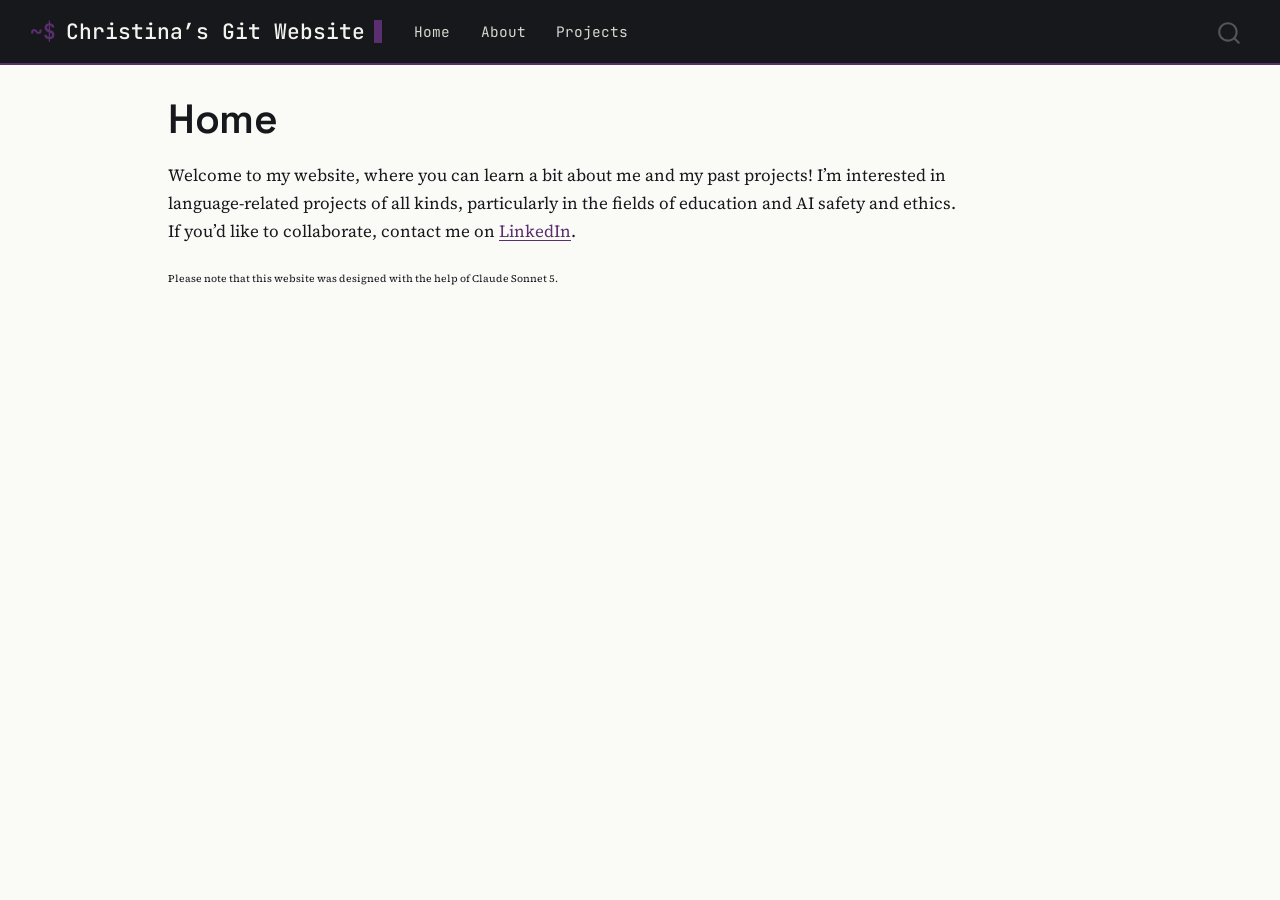
<file: docs/index.html>
<!DOCTYPE html>
<html xmlns="http://www.w3.org/1999/xhtml" lang="en" xml:lang="en"><head>

<meta charset="utf-8">
<meta name="generator" content="quarto-1.7.33">

<meta name="viewport" content="width=device-width, initial-scale=1.0, user-scalable=yes">


<title>Home – Christina’s Git Website</title>
<style>
code{white-space: pre-wrap;}
span.smallcaps{font-variant: small-caps;}
div.columns{display: flex; gap: min(4vw, 1.5em);}
div.column{flex: auto; overflow-x: auto;}
div.hanging-indent{margin-left: 1.5em; text-indent: -1.5em;}
ul.task-list{list-style: none;}
ul.task-list li input[type="checkbox"] {
  width: 0.8em;
  margin: 0 0.8em 0.2em -1em; /* quarto-specific, see https://github.com/quarto-dev/quarto-cli/issues/4556 */ 
  vertical-align: middle;
}
</style>


<script src="site_libs/quarto-nav/quarto-nav.js"></script>
<script src="site_libs/quarto-nav/headroom.min.js"></script>
<script src="site_libs/clipboard/clipboard.min.js"></script>
<script src="site_libs/quarto-search/autocomplete.umd.js"></script>
<script src="site_libs/quarto-search/fuse.min.js"></script>
<script src="site_libs/quarto-search/quarto-search.js"></script>
<meta name="quarto:offset" content="./">
<script src="site_libs/quarto-html/quarto.js" type="module"></script>
<script src="site_libs/quarto-html/tabsets/tabsets.js" type="module"></script>
<script src="site_libs/quarto-html/popper.min.js"></script>
<script src="site_libs/quarto-html/tippy.umd.min.js"></script>
<script src="site_libs/quarto-html/anchor.min.js"></script>
<link href="site_libs/quarto-html/tippy.css" rel="stylesheet">
<link href="site_libs/quarto-html/quarto-syntax-highlighting-ea385d0e468b0dd5ea5bf0780b1290d9.css" rel="stylesheet" id="quarto-text-highlighting-styles">
<script src="site_libs/bootstrap/bootstrap.min.js"></script>
<link href="site_libs/bootstrap/bootstrap-icons.css" rel="stylesheet">
<link href="site_libs/bootstrap/bootstrap-c1fac2584b48ed01fb6e278e36375074.min.css" rel="stylesheet" append-hash="true" id="quarto-bootstrap" data-mode="light">
<script id="quarto-search-options" type="application/json">{
  "location": "navbar",
  "copy-button": false,
  "collapse-after": 3,
  "panel-placement": "end",
  "type": "overlay",
  "limit": 50,
  "keyboard-shortcut": [
    "f",
    "/",
    "s"
  ],
  "show-item-context": false,
  "language": {
    "search-no-results-text": "No results",
    "search-matching-documents-text": "matching documents",
    "search-copy-link-title": "Copy link to search",
    "search-hide-matches-text": "Hide additional matches",
    "search-more-match-text": "more match in this document",
    "search-more-matches-text": "more matches in this document",
    "search-clear-button-title": "Clear",
    "search-text-placeholder": "",
    "search-detached-cancel-button-title": "Cancel",
    "search-submit-button-title": "Submit",
    "search-label": "Search"
  }
}</script>


<link rel="stylesheet" href="styles.css">
</head>

<body class="nav-fixed quarto-light">

<div id="quarto-search-results"></div>
  <header id="quarto-header" class="headroom fixed-top">
    <nav class="navbar navbar-expand-lg " data-bs-theme="dark">
      <div class="navbar-container container-fluid">
      <div class="navbar-brand-container mx-auto">
    <a class="navbar-brand" href="./index.html">
    <span class="navbar-title">Christina’s Git Website</span>
    </a>
  </div>
            <div id="quarto-search" class="" title="Search"></div>
          <button class="navbar-toggler" type="button" data-bs-toggle="collapse" data-bs-target="#navbarCollapse" aria-controls="navbarCollapse" role="menu" aria-expanded="false" aria-label="Toggle navigation" onclick="if (window.quartoToggleHeadroom) { window.quartoToggleHeadroom(); }">
  <span class="navbar-toggler-icon"></span>
</button>
          <div class="collapse navbar-collapse" id="navbarCollapse">
            <ul class="navbar-nav navbar-nav-scroll me-auto">
  <li class="nav-item">
    <a class="nav-link active" href="./index.html" aria-current="page"> 
<span class="menu-text">Home</span></a>
  </li>  
  <li class="nav-item">
    <a class="nav-link" href="./about.html"> 
<span class="menu-text">About</span></a>
  </li>  
  <li class="nav-item">
    <a class="nav-link" href="./projects.html"> 
<span class="menu-text">Projects</span></a>
  </li>  
</ul>
          </div> <!-- /navcollapse -->
            <div class="quarto-navbar-tools">
</div>
      </div> <!-- /container-fluid -->
    </nav>
</header>
<!-- content -->
<div id="quarto-content" class="quarto-container page-columns page-rows-contents page-layout-article page-navbar">
<!-- sidebar -->
<!-- margin-sidebar -->
    <div id="quarto-margin-sidebar" class="sidebar margin-sidebar zindex-bottom">
        
    </div>
<!-- main -->
<main class="content" id="quarto-document-content">

<header id="title-block-header" class="quarto-title-block default">
<div class="quarto-title">
<h1 class="title">Home</h1>
</div>



<div class="quarto-title-meta">

    
  
    
  </div>
  


</header>


<p>Welcome to my website, where you can learn a bit about me and my past projects! I’m interested in language-related projects of all kinds, particularly in the fields of education and AI safety and ethics. If you’d like to collaborate, contact me on <a href="https://www.linkedin.com/in/christinamccallum/">LinkedIn</a>.</p>
<p><span style="font-size: 0.6rem;"> Please note that this website was designed with the help of Claude Sonnet 5. </span></p>



</main> <!-- /main -->
<script id="quarto-html-after-body" type="application/javascript">
  window.document.addEventListener("DOMContentLoaded", function (event) {
    const icon = "";
    const anchorJS = new window.AnchorJS();
    anchorJS.options = {
      placement: 'right',
      icon: icon
    };
    anchorJS.add('.anchored');
    const isCodeAnnotation = (el) => {
      for (const clz of el.classList) {
        if (clz.startsWith('code-annotation-')) {                     
          return true;
        }
      }
      return false;
    }
    const onCopySuccess = function(e) {
      // button target
      const button = e.trigger;
      // don't keep focus
      button.blur();
      // flash "checked"
      button.classList.add('code-copy-button-checked');
      var currentTitle = button.getAttribute("title");
      button.setAttribute("title", "Copied!");
      let tooltip;
      if (window.bootstrap) {
        button.setAttribute("data-bs-toggle", "tooltip");
        button.setAttribute("data-bs-placement", "left");
        button.setAttribute("data-bs-title", "Copied!");
        tooltip = new bootstrap.Tooltip(button, 
          { trigger: "manual", 
            customClass: "code-copy-button-tooltip",
            offset: [0, -8]});
        tooltip.show();    
      }
      setTimeout(function() {
        if (tooltip) {
          tooltip.hide();
          button.removeAttribute("data-bs-title");
          button.removeAttribute("data-bs-toggle");
          button.removeAttribute("data-bs-placement");
        }
        button.setAttribute("title", currentTitle);
        button.classList.remove('code-copy-button-checked');
      }, 1000);
      // clear code selection
      e.clearSelection();
    }
    const getTextToCopy = function(trigger) {
        const codeEl = trigger.previousElementSibling.cloneNode(true);
        for (const childEl of codeEl.children) {
          if (isCodeAnnotation(childEl)) {
            childEl.remove();
          }
        }
        return codeEl.innerText;
    }
    const clipboard = new window.ClipboardJS('.code-copy-button:not([data-in-quarto-modal])', {
      text: getTextToCopy
    });
    clipboard.on('success', onCopySuccess);
    if (window.document.getElementById('quarto-embedded-source-code-modal')) {
      const clipboardModal = new window.ClipboardJS('.code-copy-button[data-in-quarto-modal]', {
        text: getTextToCopy,
        container: window.document.getElementById('quarto-embedded-source-code-modal')
      });
      clipboardModal.on('success', onCopySuccess);
    }
      var localhostRegex = new RegExp(/^(?:http|https):\/\/localhost\:?[0-9]*\//);
      var mailtoRegex = new RegExp(/^mailto:/);
        var filterRegex = new RegExp('/' + window.location.host + '/');
      var isInternal = (href) => {
          return filterRegex.test(href) || localhostRegex.test(href) || mailtoRegex.test(href);
      }
      // Inspect non-navigation links and adorn them if external
     var links = window.document.querySelectorAll('a[href]:not(.nav-link):not(.navbar-brand):not(.toc-action):not(.sidebar-link):not(.sidebar-item-toggle):not(.pagination-link):not(.no-external):not([aria-hidden]):not(.dropdown-item):not(.quarto-navigation-tool):not(.about-link)');
      for (var i=0; i<links.length; i++) {
        const link = links[i];
        if (!isInternal(link.href)) {
          // undo the damage that might have been done by quarto-nav.js in the case of
          // links that we want to consider external
          if (link.dataset.originalHref !== undefined) {
            link.href = link.dataset.originalHref;
          }
        }
      }
    function tippyHover(el, contentFn, onTriggerFn, onUntriggerFn) {
      const config = {
        allowHTML: true,
        maxWidth: 500,
        delay: 100,
        arrow: false,
        appendTo: function(el) {
            return el.parentElement;
        },
        interactive: true,
        interactiveBorder: 10,
        theme: 'quarto',
        placement: 'bottom-start',
      };
      if (contentFn) {
        config.content = contentFn;
      }
      if (onTriggerFn) {
        config.onTrigger = onTriggerFn;
      }
      if (onUntriggerFn) {
        config.onUntrigger = onUntriggerFn;
      }
      window.tippy(el, config); 
    }
    const noterefs = window.document.querySelectorAll('a[role="doc-noteref"]');
    for (var i=0; i<noterefs.length; i++) {
      const ref = noterefs[i];
      tippyHover(ref, function() {
        // use id or data attribute instead here
        let href = ref.getAttribute('data-footnote-href') || ref.getAttribute('href');
        try { href = new URL(href).hash; } catch {}
        const id = href.replace(/^#\/?/, "");
        const note = window.document.getElementById(id);
        if (note) {
          return note.innerHTML;
        } else {
          return "";
        }
      });
    }
    const xrefs = window.document.querySelectorAll('a.quarto-xref');
    const processXRef = (id, note) => {
      // Strip column container classes
      const stripColumnClz = (el) => {
        el.classList.remove("page-full", "page-columns");
        if (el.children) {
          for (const child of el.children) {
            stripColumnClz(child);
          }
        }
      }
      stripColumnClz(note)
      if (id === null || id.startsWith('sec-')) {
        // Special case sections, only their first couple elements
        const container = document.createElement("div");
        if (note.children && note.children.length > 2) {
          container.appendChild(note.children[0].cloneNode(true));
          for (let i = 1; i < note.children.length; i++) {
            const child = note.children[i];
            if (child.tagName === "P" && child.innerText === "") {
              continue;
            } else {
              container.appendChild(child.cloneNode(true));
              break;
            }
          }
          if (window.Quarto?.typesetMath) {
            window.Quarto.typesetMath(container);
          }
          return container.innerHTML
        } else {
          if (window.Quarto?.typesetMath) {
            window.Quarto.typesetMath(note);
          }
          return note.innerHTML;
        }
      } else {
        // Remove any anchor links if they are present
        const anchorLink = note.querySelector('a.anchorjs-link');
        if (anchorLink) {
          anchorLink.remove();
        }
        if (window.Quarto?.typesetMath) {
          window.Quarto.typesetMath(note);
        }
        if (note.classList.contains("callout")) {
          return note.outerHTML;
        } else {
          return note.innerHTML;
        }
      }
    }
    for (var i=0; i<xrefs.length; i++) {
      const xref = xrefs[i];
      tippyHover(xref, undefined, function(instance) {
        instance.disable();
        let url = xref.getAttribute('href');
        let hash = undefined; 
        if (url.startsWith('#')) {
          hash = url;
        } else {
          try { hash = new URL(url).hash; } catch {}
        }
        if (hash) {
          const id = hash.replace(/^#\/?/, "");
          const note = window.document.getElementById(id);
          if (note !== null) {
            try {
              const html = processXRef(id, note.cloneNode(true));
              instance.setContent(html);
            } finally {
              instance.enable();
              instance.show();
            }
          } else {
            // See if we can fetch this
            fetch(url.split('#')[0])
            .then(res => res.text())
            .then(html => {
              const parser = new DOMParser();
              const htmlDoc = parser.parseFromString(html, "text/html");
              const note = htmlDoc.getElementById(id);
              if (note !== null) {
                const html = processXRef(id, note);
                instance.setContent(html);
              } 
            }).finally(() => {
              instance.enable();
              instance.show();
            });
          }
        } else {
          // See if we can fetch a full url (with no hash to target)
          // This is a special case and we should probably do some content thinning / targeting
          fetch(url)
          .then(res => res.text())
          .then(html => {
            const parser = new DOMParser();
            const htmlDoc = parser.parseFromString(html, "text/html");
            const note = htmlDoc.querySelector('main.content');
            if (note !== null) {
              // This should only happen for chapter cross references
              // (since there is no id in the URL)
              // remove the first header
              if (note.children.length > 0 && note.children[0].tagName === "HEADER") {
                note.children[0].remove();
              }
              const html = processXRef(null, note);
              instance.setContent(html);
            } 
          }).finally(() => {
            instance.enable();
            instance.show();
          });
        }
      }, function(instance) {
      });
    }
        let selectedAnnoteEl;
        const selectorForAnnotation = ( cell, annotation) => {
          let cellAttr = 'data-code-cell="' + cell + '"';
          let lineAttr = 'data-code-annotation="' +  annotation + '"';
          const selector = 'span[' + cellAttr + '][' + lineAttr + ']';
          return selector;
        }
        const selectCodeLines = (annoteEl) => {
          const doc = window.document;
          const targetCell = annoteEl.getAttribute("data-target-cell");
          const targetAnnotation = annoteEl.getAttribute("data-target-annotation");
          const annoteSpan = window.document.querySelector(selectorForAnnotation(targetCell, targetAnnotation));
          const lines = annoteSpan.getAttribute("data-code-lines").split(",");
          const lineIds = lines.map((line) => {
            return targetCell + "-" + line;
          })
          let top = null;
          let height = null;
          let parent = null;
          if (lineIds.length > 0) {
              //compute the position of the single el (top and bottom and make a div)
              const el = window.document.getElementById(lineIds[0]);
              top = el.offsetTop;
              height = el.offsetHeight;
              parent = el.parentElement.parentElement;
            if (lineIds.length > 1) {
              const lastEl = window.document.getElementById(lineIds[lineIds.length - 1]);
              const bottom = lastEl.offsetTop + lastEl.offsetHeight;
              height = bottom - top;
            }
            if (top !== null && height !== null && parent !== null) {
              // cook up a div (if necessary) and position it 
              let div = window.document.getElementById("code-annotation-line-highlight");
              if (div === null) {
                div = window.document.createElement("div");
                div.setAttribute("id", "code-annotation-line-highlight");
                div.style.position = 'absolute';
                parent.appendChild(div);
              }
              div.style.top = top - 2 + "px";
              div.style.height = height + 4 + "px";
              div.style.left = 0;
              let gutterDiv = window.document.getElementById("code-annotation-line-highlight-gutter");
              if (gutterDiv === null) {
                gutterDiv = window.document.createElement("div");
                gutterDiv.setAttribute("id", "code-annotation-line-highlight-gutter");
                gutterDiv.style.position = 'absolute';
                const codeCell = window.document.getElementById(targetCell);
                const gutter = codeCell.querySelector('.code-annotation-gutter');
                gutter.appendChild(gutterDiv);
              }
              gutterDiv.style.top = top - 2 + "px";
              gutterDiv.style.height = height + 4 + "px";
            }
            selectedAnnoteEl = annoteEl;
          }
        };
        const unselectCodeLines = () => {
          const elementsIds = ["code-annotation-line-highlight", "code-annotation-line-highlight-gutter"];
          elementsIds.forEach((elId) => {
            const div = window.document.getElementById(elId);
            if (div) {
              div.remove();
            }
          });
          selectedAnnoteEl = undefined;
        };
          // Handle positioning of the toggle
      window.addEventListener(
        "resize",
        throttle(() => {
          elRect = undefined;
          if (selectedAnnoteEl) {
            selectCodeLines(selectedAnnoteEl);
          }
        }, 10)
      );
      function throttle(fn, ms) {
      let throttle = false;
      let timer;
        return (...args) => {
          if(!throttle) { // first call gets through
              fn.apply(this, args);
              throttle = true;
          } else { // all the others get throttled
              if(timer) clearTimeout(timer); // cancel #2
              timer = setTimeout(() => {
                fn.apply(this, args);
                timer = throttle = false;
              }, ms);
          }
        };
      }
        // Attach click handler to the DT
        const annoteDls = window.document.querySelectorAll('dt[data-target-cell]');
        for (const annoteDlNode of annoteDls) {
          annoteDlNode.addEventListener('click', (event) => {
            const clickedEl = event.target;
            if (clickedEl !== selectedAnnoteEl) {
              unselectCodeLines();
              const activeEl = window.document.querySelector('dt[data-target-cell].code-annotation-active');
              if (activeEl) {
                activeEl.classList.remove('code-annotation-active');
              }
              selectCodeLines(clickedEl);
              clickedEl.classList.add('code-annotation-active');
            } else {
              // Unselect the line
              unselectCodeLines();
              clickedEl.classList.remove('code-annotation-active');
            }
          });
        }
    const findCites = (el) => {
      const parentEl = el.parentElement;
      if (parentEl) {
        const cites = parentEl.dataset.cites;
        if (cites) {
          return {
            el,
            cites: cites.split(' ')
          };
        } else {
          return findCites(el.parentElement)
        }
      } else {
        return undefined;
      }
    };
    var bibliorefs = window.document.querySelectorAll('a[role="doc-biblioref"]');
    for (var i=0; i<bibliorefs.length; i++) {
      const ref = bibliorefs[i];
      const citeInfo = findCites(ref);
      if (citeInfo) {
        tippyHover(citeInfo.el, function() {
          var popup = window.document.createElement('div');
          citeInfo.cites.forEach(function(cite) {
            var citeDiv = window.document.createElement('div');
            citeDiv.classList.add('hanging-indent');
            citeDiv.classList.add('csl-entry');
            var biblioDiv = window.document.getElementById('ref-' + cite);
            if (biblioDiv) {
              citeDiv.innerHTML = biblioDiv.innerHTML;
            }
            popup.appendChild(citeDiv);
          });
          return popup.innerHTML;
        });
      }
    }
  });
  </script>
</div> <!-- /content -->




</body></html>
</file>
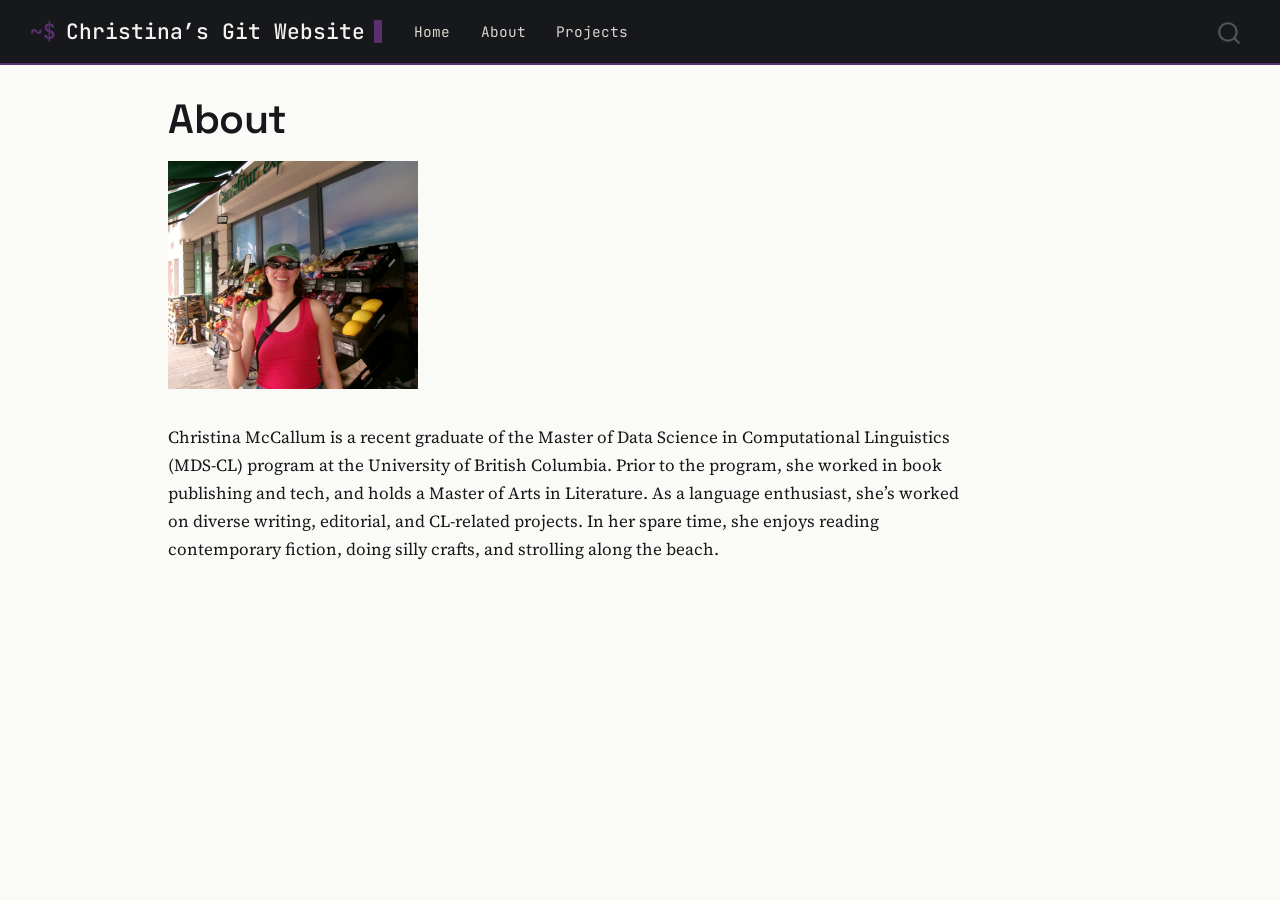
<file: docs/about.html>
<!DOCTYPE html>
<html xmlns="http://www.w3.org/1999/xhtml" lang="en" xml:lang="en"><head>

<meta charset="utf-8">
<meta name="generator" content="quarto-1.7.33">

<meta name="viewport" content="width=device-width, initial-scale=1.0, user-scalable=yes">


<title>About – Christina’s Git Website</title>
<style>
code{white-space: pre-wrap;}
span.smallcaps{font-variant: small-caps;}
div.columns{display: flex; gap: min(4vw, 1.5em);}
div.column{flex: auto; overflow-x: auto;}
div.hanging-indent{margin-left: 1.5em; text-indent: -1.5em;}
ul.task-list{list-style: none;}
ul.task-list li input[type="checkbox"] {
  width: 0.8em;
  margin: 0 0.8em 0.2em -1em; /* quarto-specific, see https://github.com/quarto-dev/quarto-cli/issues/4556 */ 
  vertical-align: middle;
}
</style>


<script src="site_libs/quarto-nav/quarto-nav.js"></script>
<script src="site_libs/quarto-nav/headroom.min.js"></script>
<script src="site_libs/clipboard/clipboard.min.js"></script>
<script src="site_libs/quarto-search/autocomplete.umd.js"></script>
<script src="site_libs/quarto-search/fuse.min.js"></script>
<script src="site_libs/quarto-search/quarto-search.js"></script>
<meta name="quarto:offset" content="./">
<script src="site_libs/quarto-html/quarto.js" type="module"></script>
<script src="site_libs/quarto-html/tabsets/tabsets.js" type="module"></script>
<script src="site_libs/quarto-html/popper.min.js"></script>
<script src="site_libs/quarto-html/tippy.umd.min.js"></script>
<script src="site_libs/quarto-html/anchor.min.js"></script>
<link href="site_libs/quarto-html/tippy.css" rel="stylesheet">
<link href="site_libs/quarto-html/quarto-syntax-highlighting-ea385d0e468b0dd5ea5bf0780b1290d9.css" rel="stylesheet" id="quarto-text-highlighting-styles">
<script src="site_libs/bootstrap/bootstrap.min.js"></script>
<link href="site_libs/bootstrap/bootstrap-icons.css" rel="stylesheet">
<link href="site_libs/bootstrap/bootstrap-c1fac2584b48ed01fb6e278e36375074.min.css" rel="stylesheet" append-hash="true" id="quarto-bootstrap" data-mode="light">
<script id="quarto-search-options" type="application/json">{
  "location": "navbar",
  "copy-button": false,
  "collapse-after": 3,
  "panel-placement": "end",
  "type": "overlay",
  "limit": 50,
  "keyboard-shortcut": [
    "f",
    "/",
    "s"
  ],
  "show-item-context": false,
  "language": {
    "search-no-results-text": "No results",
    "search-matching-documents-text": "matching documents",
    "search-copy-link-title": "Copy link to search",
    "search-hide-matches-text": "Hide additional matches",
    "search-more-match-text": "more match in this document",
    "search-more-matches-text": "more matches in this document",
    "search-clear-button-title": "Clear",
    "search-text-placeholder": "",
    "search-detached-cancel-button-title": "Cancel",
    "search-submit-button-title": "Submit",
    "search-label": "Search"
  }
}</script>


<link rel="stylesheet" href="styles.css">
</head>

<body class="nav-fixed quarto-light">

<div id="quarto-search-results"></div>
  <header id="quarto-header" class="headroom fixed-top">
    <nav class="navbar navbar-expand-lg " data-bs-theme="dark">
      <div class="navbar-container container-fluid">
      <div class="navbar-brand-container mx-auto">
    <a class="navbar-brand" href="./index.html">
    <span class="navbar-title">Christina’s Git Website</span>
    </a>
  </div>
            <div id="quarto-search" class="" title="Search"></div>
          <button class="navbar-toggler" type="button" data-bs-toggle="collapse" data-bs-target="#navbarCollapse" aria-controls="navbarCollapse" role="menu" aria-expanded="false" aria-label="Toggle navigation" onclick="if (window.quartoToggleHeadroom) { window.quartoToggleHeadroom(); }">
  <span class="navbar-toggler-icon"></span>
</button>
          <div class="collapse navbar-collapse" id="navbarCollapse">
            <ul class="navbar-nav navbar-nav-scroll me-auto">
  <li class="nav-item">
    <a class="nav-link" href="./index.html"> 
<span class="menu-text">Home</span></a>
  </li>  
  <li class="nav-item">
    <a class="nav-link active" href="./about.html" aria-current="page"> 
<span class="menu-text">About</span></a>
  </li>  
  <li class="nav-item">
    <a class="nav-link" href="./projects.html"> 
<span class="menu-text">Projects</span></a>
  </li>  
</ul>
          </div> <!-- /navcollapse -->
            <div class="quarto-navbar-tools">
</div>
      </div> <!-- /container-fluid -->
    </nav>
</header>
<!-- content -->
<div id="quarto-content" class="quarto-container page-columns page-rows-contents page-layout-article page-navbar">
<!-- sidebar -->
<!-- margin-sidebar -->
    <div id="quarto-margin-sidebar" class="sidebar margin-sidebar zindex-bottom">
        
    </div>
<!-- main -->
<main class="content" id="quarto-document-content">

<header id="title-block-header" class="quarto-title-block default">
<div class="quarto-title">
<h1 class="title">About</h1>
</div>



<div class="quarto-title-meta">

    
  
    
  </div>
  


</header>


<div class="quarto-figure quarto-figure-left">
<figure class="figure">
<p><img src="images/me.jpeg" class="img-fluid quarto-figure quarto-figure-left figure-img" width="250"></p>
</figure>
</div>
<p>Christina McCallum is a recent graduate of the Master of Data Science in Computational Linguistics (MDS-CL) program at the University of British Columbia. Prior to the program, she worked in book publishing and tech, and holds a Master of Arts in Literature. As a language enthusiast, she’s worked on diverse writing, editorial, and CL-related projects. In her spare time, she enjoys reading contemporary fiction, doing silly crafts, and strolling along the beach.</p>



</main> <!-- /main -->
<script id="quarto-html-after-body" type="application/javascript">
  window.document.addEventListener("DOMContentLoaded", function (event) {
    const icon = "";
    const anchorJS = new window.AnchorJS();
    anchorJS.options = {
      placement: 'right',
      icon: icon
    };
    anchorJS.add('.anchored');
    const isCodeAnnotation = (el) => {
      for (const clz of el.classList) {
        if (clz.startsWith('code-annotation-')) {                     
          return true;
        }
      }
      return false;
    }
    const onCopySuccess = function(e) {
      // button target
      const button = e.trigger;
      // don't keep focus
      button.blur();
      // flash "checked"
      button.classList.add('code-copy-button-checked');
      var currentTitle = button.getAttribute("title");
      button.setAttribute("title", "Copied!");
      let tooltip;
      if (window.bootstrap) {
        button.setAttribute("data-bs-toggle", "tooltip");
        button.setAttribute("data-bs-placement", "left");
        button.setAttribute("data-bs-title", "Copied!");
        tooltip = new bootstrap.Tooltip(button, 
          { trigger: "manual", 
            customClass: "code-copy-button-tooltip",
            offset: [0, -8]});
        tooltip.show();    
      }
      setTimeout(function() {
        if (tooltip) {
          tooltip.hide();
          button.removeAttribute("data-bs-title");
          button.removeAttribute("data-bs-toggle");
          button.removeAttribute("data-bs-placement");
        }
        button.setAttribute("title", currentTitle);
        button.classList.remove('code-copy-button-checked');
      }, 1000);
      // clear code selection
      e.clearSelection();
    }
    const getTextToCopy = function(trigger) {
        const codeEl = trigger.previousElementSibling.cloneNode(true);
        for (const childEl of codeEl.children) {
          if (isCodeAnnotation(childEl)) {
            childEl.remove();
          }
        }
        return codeEl.innerText;
    }
    const clipboard = new window.ClipboardJS('.code-copy-button:not([data-in-quarto-modal])', {
      text: getTextToCopy
    });
    clipboard.on('success', onCopySuccess);
    if (window.document.getElementById('quarto-embedded-source-code-modal')) {
      const clipboardModal = new window.ClipboardJS('.code-copy-button[data-in-quarto-modal]', {
        text: getTextToCopy,
        container: window.document.getElementById('quarto-embedded-source-code-modal')
      });
      clipboardModal.on('success', onCopySuccess);
    }
      var localhostRegex = new RegExp(/^(?:http|https):\/\/localhost\:?[0-9]*\//);
      var mailtoRegex = new RegExp(/^mailto:/);
        var filterRegex = new RegExp('/' + window.location.host + '/');
      var isInternal = (href) => {
          return filterRegex.test(href) || localhostRegex.test(href) || mailtoRegex.test(href);
      }
      // Inspect non-navigation links and adorn them if external
     var links = window.document.querySelectorAll('a[href]:not(.nav-link):not(.navbar-brand):not(.toc-action):not(.sidebar-link):not(.sidebar-item-toggle):not(.pagination-link):not(.no-external):not([aria-hidden]):not(.dropdown-item):not(.quarto-navigation-tool):not(.about-link)');
      for (var i=0; i<links.length; i++) {
        const link = links[i];
        if (!isInternal(link.href)) {
          // undo the damage that might have been done by quarto-nav.js in the case of
          // links that we want to consider external
          if (link.dataset.originalHref !== undefined) {
            link.href = link.dataset.originalHref;
          }
        }
      }
    function tippyHover(el, contentFn, onTriggerFn, onUntriggerFn) {
      const config = {
        allowHTML: true,
        maxWidth: 500,
        delay: 100,
        arrow: false,
        appendTo: function(el) {
            return el.parentElement;
        },
        interactive: true,
        interactiveBorder: 10,
        theme: 'quarto',
        placement: 'bottom-start',
      };
      if (contentFn) {
        config.content = contentFn;
      }
      if (onTriggerFn) {
        config.onTrigger = onTriggerFn;
      }
      if (onUntriggerFn) {
        config.onUntrigger = onUntriggerFn;
      }
      window.tippy(el, config); 
    }
    const noterefs = window.document.querySelectorAll('a[role="doc-noteref"]');
    for (var i=0; i<noterefs.length; i++) {
      const ref = noterefs[i];
      tippyHover(ref, function() {
        // use id or data attribute instead here
        let href = ref.getAttribute('data-footnote-href') || ref.getAttribute('href');
        try { href = new URL(href).hash; } catch {}
        const id = href.replace(/^#\/?/, "");
        const note = window.document.getElementById(id);
        if (note) {
          return note.innerHTML;
        } else {
          return "";
        }
      });
    }
    const xrefs = window.document.querySelectorAll('a.quarto-xref');
    const processXRef = (id, note) => {
      // Strip column container classes
      const stripColumnClz = (el) => {
        el.classList.remove("page-full", "page-columns");
        if (el.children) {
          for (const child of el.children) {
            stripColumnClz(child);
          }
        }
      }
      stripColumnClz(note)
      if (id === null || id.startsWith('sec-')) {
        // Special case sections, only their first couple elements
        const container = document.createElement("div");
        if (note.children && note.children.length > 2) {
          container.appendChild(note.children[0].cloneNode(true));
          for (let i = 1; i < note.children.length; i++) {
            const child = note.children[i];
            if (child.tagName === "P" && child.innerText === "") {
              continue;
            } else {
              container.appendChild(child.cloneNode(true));
              break;
            }
          }
          if (window.Quarto?.typesetMath) {
            window.Quarto.typesetMath(container);
          }
          return container.innerHTML
        } else {
          if (window.Quarto?.typesetMath) {
            window.Quarto.typesetMath(note);
          }
          return note.innerHTML;
        }
      } else {
        // Remove any anchor links if they are present
        const anchorLink = note.querySelector('a.anchorjs-link');
        if (anchorLink) {
          anchorLink.remove();
        }
        if (window.Quarto?.typesetMath) {
          window.Quarto.typesetMath(note);
        }
        if (note.classList.contains("callout")) {
          return note.outerHTML;
        } else {
          return note.innerHTML;
        }
      }
    }
    for (var i=0; i<xrefs.length; i++) {
      const xref = xrefs[i];
      tippyHover(xref, undefined, function(instance) {
        instance.disable();
        let url = xref.getAttribute('href');
        let hash = undefined; 
        if (url.startsWith('#')) {
          hash = url;
        } else {
          try { hash = new URL(url).hash; } catch {}
        }
        if (hash) {
          const id = hash.replace(/^#\/?/, "");
          const note = window.document.getElementById(id);
          if (note !== null) {
            try {
              const html = processXRef(id, note.cloneNode(true));
              instance.setContent(html);
            } finally {
              instance.enable();
              instance.show();
            }
          } else {
            // See if we can fetch this
            fetch(url.split('#')[0])
            .then(res => res.text())
            .then(html => {
              const parser = new DOMParser();
              const htmlDoc = parser.parseFromString(html, "text/html");
              const note = htmlDoc.getElementById(id);
              if (note !== null) {
                const html = processXRef(id, note);
                instance.setContent(html);
              } 
            }).finally(() => {
              instance.enable();
              instance.show();
            });
          }
        } else {
          // See if we can fetch a full url (with no hash to target)
          // This is a special case and we should probably do some content thinning / targeting
          fetch(url)
          .then(res => res.text())
          .then(html => {
            const parser = new DOMParser();
            const htmlDoc = parser.parseFromString(html, "text/html");
            const note = htmlDoc.querySelector('main.content');
            if (note !== null) {
              // This should only happen for chapter cross references
              // (since there is no id in the URL)
              // remove the first header
              if (note.children.length > 0 && note.children[0].tagName === "HEADER") {
                note.children[0].remove();
              }
              const html = processXRef(null, note);
              instance.setContent(html);
            } 
          }).finally(() => {
            instance.enable();
            instance.show();
          });
        }
      }, function(instance) {
      });
    }
        let selectedAnnoteEl;
        const selectorForAnnotation = ( cell, annotation) => {
          let cellAttr = 'data-code-cell="' + cell + '"';
          let lineAttr = 'data-code-annotation="' +  annotation + '"';
          const selector = 'span[' + cellAttr + '][' + lineAttr + ']';
          return selector;
        }
        const selectCodeLines = (annoteEl) => {
          const doc = window.document;
          const targetCell = annoteEl.getAttribute("data-target-cell");
          const targetAnnotation = annoteEl.getAttribute("data-target-annotation");
          const annoteSpan = window.document.querySelector(selectorForAnnotation(targetCell, targetAnnotation));
          const lines = annoteSpan.getAttribute("data-code-lines").split(",");
          const lineIds = lines.map((line) => {
            return targetCell + "-" + line;
          })
          let top = null;
          let height = null;
          let parent = null;
          if (lineIds.length > 0) {
              //compute the position of the single el (top and bottom and make a div)
              const el = window.document.getElementById(lineIds[0]);
              top = el.offsetTop;
              height = el.offsetHeight;
              parent = el.parentElement.parentElement;
            if (lineIds.length > 1) {
              const lastEl = window.document.getElementById(lineIds[lineIds.length - 1]);
              const bottom = lastEl.offsetTop + lastEl.offsetHeight;
              height = bottom - top;
            }
            if (top !== null && height !== null && parent !== null) {
              // cook up a div (if necessary) and position it 
              let div = window.document.getElementById("code-annotation-line-highlight");
              if (div === null) {
                div = window.document.createElement("div");
                div.setAttribute("id", "code-annotation-line-highlight");
                div.style.position = 'absolute';
                parent.appendChild(div);
              }
              div.style.top = top - 2 + "px";
              div.style.height = height + 4 + "px";
              div.style.left = 0;
              let gutterDiv = window.document.getElementById("code-annotation-line-highlight-gutter");
              if (gutterDiv === null) {
                gutterDiv = window.document.createElement("div");
                gutterDiv.setAttribute("id", "code-annotation-line-highlight-gutter");
                gutterDiv.style.position = 'absolute';
                const codeCell = window.document.getElementById(targetCell);
                const gutter = codeCell.querySelector('.code-annotation-gutter');
                gutter.appendChild(gutterDiv);
              }
              gutterDiv.style.top = top - 2 + "px";
              gutterDiv.style.height = height + 4 + "px";
            }
            selectedAnnoteEl = annoteEl;
          }
        };
        const unselectCodeLines = () => {
          const elementsIds = ["code-annotation-line-highlight", "code-annotation-line-highlight-gutter"];
          elementsIds.forEach((elId) => {
            const div = window.document.getElementById(elId);
            if (div) {
              div.remove();
            }
          });
          selectedAnnoteEl = undefined;
        };
          // Handle positioning of the toggle
      window.addEventListener(
        "resize",
        throttle(() => {
          elRect = undefined;
          if (selectedAnnoteEl) {
            selectCodeLines(selectedAnnoteEl);
          }
        }, 10)
      );
      function throttle(fn, ms) {
      let throttle = false;
      let timer;
        return (...args) => {
          if(!throttle) { // first call gets through
              fn.apply(this, args);
              throttle = true;
          } else { // all the others get throttled
              if(timer) clearTimeout(timer); // cancel #2
              timer = setTimeout(() => {
                fn.apply(this, args);
                timer = throttle = false;
              }, ms);
          }
        };
      }
        // Attach click handler to the DT
        const annoteDls = window.document.querySelectorAll('dt[data-target-cell]');
        for (const annoteDlNode of annoteDls) {
          annoteDlNode.addEventListener('click', (event) => {
            const clickedEl = event.target;
            if (clickedEl !== selectedAnnoteEl) {
              unselectCodeLines();
              const activeEl = window.document.querySelector('dt[data-target-cell].code-annotation-active');
              if (activeEl) {
                activeEl.classList.remove('code-annotation-active');
              }
              selectCodeLines(clickedEl);
              clickedEl.classList.add('code-annotation-active');
            } else {
              // Unselect the line
              unselectCodeLines();
              clickedEl.classList.remove('code-annotation-active');
            }
          });
        }
    const findCites = (el) => {
      const parentEl = el.parentElement;
      if (parentEl) {
        const cites = parentEl.dataset.cites;
        if (cites) {
          return {
            el,
            cites: cites.split(' ')
          };
        } else {
          return findCites(el.parentElement)
        }
      } else {
        return undefined;
      }
    };
    var bibliorefs = window.document.querySelectorAll('a[role="doc-biblioref"]');
    for (var i=0; i<bibliorefs.length; i++) {
      const ref = bibliorefs[i];
      const citeInfo = findCites(ref);
      if (citeInfo) {
        tippyHover(citeInfo.el, function() {
          var popup = window.document.createElement('div');
          citeInfo.cites.forEach(function(cite) {
            var citeDiv = window.document.createElement('div');
            citeDiv.classList.add('hanging-indent');
            citeDiv.classList.add('csl-entry');
            var biblioDiv = window.document.getElementById('ref-' + cite);
            if (biblioDiv) {
              citeDiv.innerHTML = biblioDiv.innerHTML;
            }
            popup.appendChild(citeDiv);
          });
          return popup.innerHTML;
        });
      }
    }
  });
  </script>
</div> <!-- /content -->




</body></html>
</file>
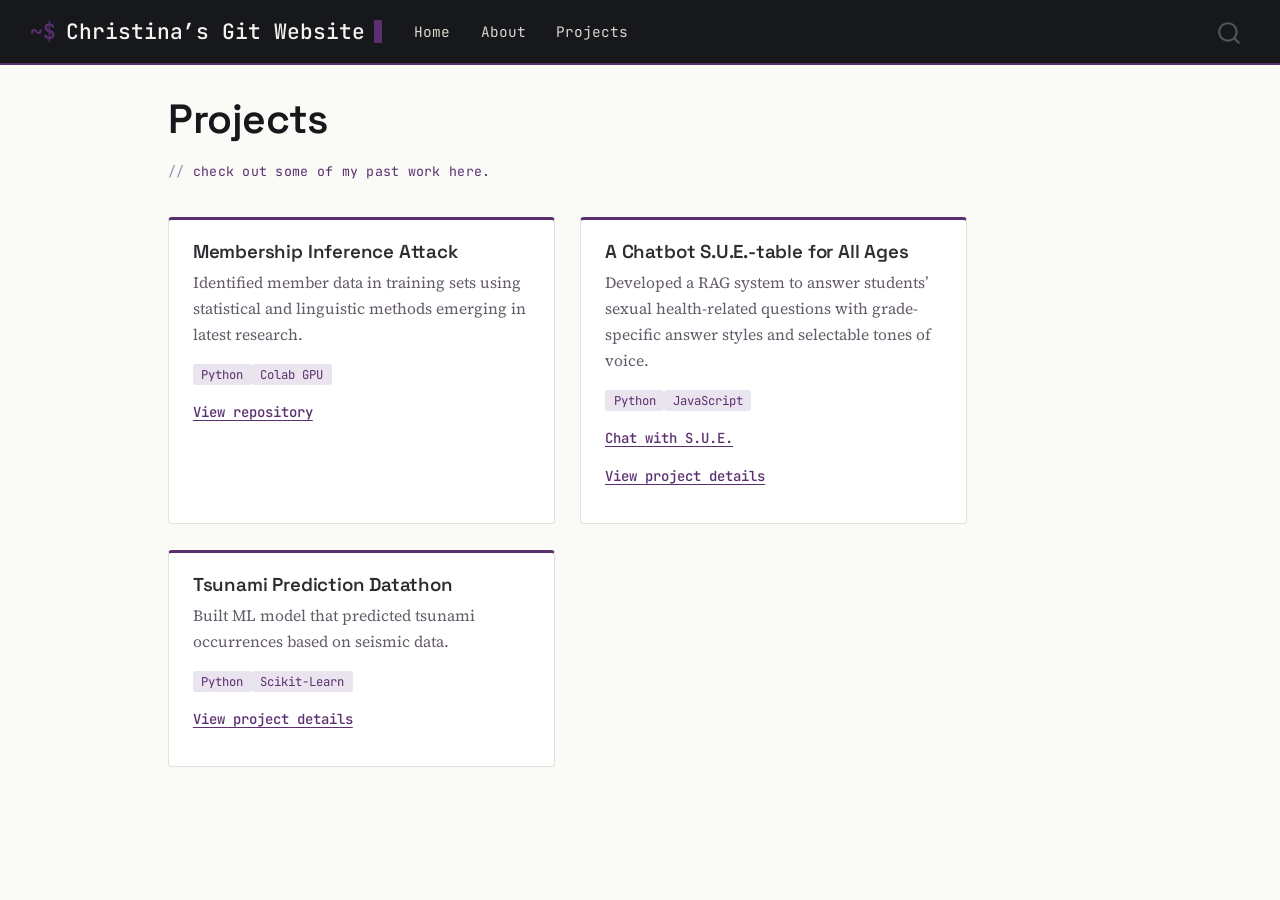
<file: docs/projects.html>
<!DOCTYPE html>
<html xmlns="http://www.w3.org/1999/xhtml" lang="en" xml:lang="en"><head>

<meta charset="utf-8">
<meta name="generator" content="quarto-1.7.33">

<meta name="viewport" content="width=device-width, initial-scale=1.0, user-scalable=yes">


<title>Projects – Christina’s Git Website</title>
<style>
code{white-space: pre-wrap;}
span.smallcaps{font-variant: small-caps;}
div.columns{display: flex; gap: min(4vw, 1.5em);}
div.column{flex: auto; overflow-x: auto;}
div.hanging-indent{margin-left: 1.5em; text-indent: -1.5em;}
ul.task-list{list-style: none;}
ul.task-list li input[type="checkbox"] {
  width: 0.8em;
  margin: 0 0.8em 0.2em -1em; /* quarto-specific, see https://github.com/quarto-dev/quarto-cli/issues/4556 */ 
  vertical-align: middle;
}
</style>


<script src="site_libs/quarto-nav/quarto-nav.js"></script>
<script src="site_libs/quarto-nav/headroom.min.js"></script>
<script src="site_libs/clipboard/clipboard.min.js"></script>
<script src="site_libs/quarto-search/autocomplete.umd.js"></script>
<script src="site_libs/quarto-search/fuse.min.js"></script>
<script src="site_libs/quarto-search/quarto-search.js"></script>
<meta name="quarto:offset" content="./">
<script src="site_libs/quarto-html/quarto.js" type="module"></script>
<script src="site_libs/quarto-html/tabsets/tabsets.js" type="module"></script>
<script src="site_libs/quarto-html/popper.min.js"></script>
<script src="site_libs/quarto-html/tippy.umd.min.js"></script>
<script src="site_libs/quarto-html/anchor.min.js"></script>
<link href="site_libs/quarto-html/tippy.css" rel="stylesheet">
<link href="site_libs/quarto-html/quarto-syntax-highlighting-ea385d0e468b0dd5ea5bf0780b1290d9.css" rel="stylesheet" id="quarto-text-highlighting-styles">
<script src="site_libs/bootstrap/bootstrap.min.js"></script>
<link href="site_libs/bootstrap/bootstrap-icons.css" rel="stylesheet">
<link href="site_libs/bootstrap/bootstrap-c1fac2584b48ed01fb6e278e36375074.min.css" rel="stylesheet" append-hash="true" id="quarto-bootstrap" data-mode="light">
<script id="quarto-search-options" type="application/json">{
  "location": "navbar",
  "copy-button": false,
  "collapse-after": 3,
  "panel-placement": "end",
  "type": "overlay",
  "limit": 50,
  "keyboard-shortcut": [
    "f",
    "/",
    "s"
  ],
  "show-item-context": false,
  "language": {
    "search-no-results-text": "No results",
    "search-matching-documents-text": "matching documents",
    "search-copy-link-title": "Copy link to search",
    "search-hide-matches-text": "Hide additional matches",
    "search-more-match-text": "more match in this document",
    "search-more-matches-text": "more matches in this document",
    "search-clear-button-title": "Clear",
    "search-text-placeholder": "",
    "search-detached-cancel-button-title": "Cancel",
    "search-submit-button-title": "Submit",
    "search-label": "Search"
  }
}</script>


<link rel="stylesheet" href="styles.css">
</head>

<body class="nav-fixed quarto-light">

<div id="quarto-search-results"></div>
  <header id="quarto-header" class="headroom fixed-top">
    <nav class="navbar navbar-expand-lg " data-bs-theme="dark">
      <div class="navbar-container container-fluid">
      <div class="navbar-brand-container mx-auto">
    <a class="navbar-brand" href="./index.html">
    <span class="navbar-title">Christina’s Git Website</span>
    </a>
  </div>
            <div id="quarto-search" class="" title="Search"></div>
          <button class="navbar-toggler" type="button" data-bs-toggle="collapse" data-bs-target="#navbarCollapse" aria-controls="navbarCollapse" role="menu" aria-expanded="false" aria-label="Toggle navigation" onclick="if (window.quartoToggleHeadroom) { window.quartoToggleHeadroom(); }">
  <span class="navbar-toggler-icon"></span>
</button>
          <div class="collapse navbar-collapse" id="navbarCollapse">
            <ul class="navbar-nav navbar-nav-scroll me-auto">
  <li class="nav-item">
    <a class="nav-link" href="./index.html"> 
<span class="menu-text">Home</span></a>
  </li>  
  <li class="nav-item">
    <a class="nav-link" href="./about.html"> 
<span class="menu-text">About</span></a>
  </li>  
  <li class="nav-item">
    <a class="nav-link active" href="./projects.html" aria-current="page"> 
<span class="menu-text">Projects</span></a>
  </li>  
</ul>
          </div> <!-- /navcollapse -->
            <div class="quarto-navbar-tools">
</div>
      </div> <!-- /container-fluid -->
    </nav>
</header>
<!-- content -->
<div id="quarto-content" class="quarto-container page-columns page-rows-contents page-layout-article page-navbar">
<!-- sidebar -->
<!-- margin-sidebar -->
    <div id="quarto-margin-sidebar" class="sidebar margin-sidebar zindex-bottom">
        
    </div>
<!-- main -->
<main class="content" id="quarto-document-content">

<header id="title-block-header" class="quarto-title-block default">
<div class="quarto-title">
<h1 class="title">Projects</h1>
</div>



<div class="quarto-title-meta">

    
  
    
  </div>
  


</header>


<p class="eyebrow">
Check out some of my past work here.
</p>
<div class="project-grid">
<section id="membership-inference-attack" class="level3 project-card">
<h3 class="anchored" data-anchor-id="membership-inference-attack">Membership Inference Attack</h3>
<p>Identified member data in training sets using statistical and linguistic methods emerging in latest research.</p>
<div class="project-tags">
<p><span>Python</span><span>Colab GPU</span></p>
</div>
<p><a href="https://github.com/christina-mccallum/membership_inference_attack" class="project-link">View repository</a></p>
</section>
<section id="a-chatbot-s.u.e.-table-for-all-ages" class="level3 project-card">
<h3 class="anchored" data-anchor-id="a-chatbot-s.u.e.-table-for-all-ages">A Chatbot S.U.E.-table for All Ages</h3>
<p>Developed a RAG system to answer students’ sexual health-related questions with grade-specific answer styles and selectable tones of voice.</p>
<div class="project-tags">
<p><span>Python</span><span>JavaScript</span></p>
</div>
<p><a href="https://question.canadiansuedesociety.com/" class="project-link">Chat with S.U.E.</a></p>
<p><a href="https://medium.com/@christinajenmccallum/s-u-e-sexuality-understanding-education-a-chatbot-s-u-e-table-for-all-ages-c647dc859ed4" class="project-link">View project details</a></p>
</section>
<section id="tsunami-prediction-datathon" class="level3 project-card">
<h3 class="anchored" data-anchor-id="tsunami-prediction-datathon">Tsunami Prediction Datathon</h3>
<p>Built ML model that predicted tsunami occurrences based on seismic data.</p>
<div class="project-tags">
<p><span>Python</span><span>Scikit-Learn</span></p>
</div>
<p><a href="https://www.kaggle.com/competitions/mds-datathon" class="project-link">View project details</a></p>
</section>
</div>



</main> <!-- /main -->
<script id="quarto-html-after-body" type="application/javascript">
  window.document.addEventListener("DOMContentLoaded", function (event) {
    const icon = "";
    const anchorJS = new window.AnchorJS();
    anchorJS.options = {
      placement: 'right',
      icon: icon
    };
    anchorJS.add('.anchored');
    const isCodeAnnotation = (el) => {
      for (const clz of el.classList) {
        if (clz.startsWith('code-annotation-')) {                     
          return true;
        }
      }
      return false;
    }
    const onCopySuccess = function(e) {
      // button target
      const button = e.trigger;
      // don't keep focus
      button.blur();
      // flash "checked"
      button.classList.add('code-copy-button-checked');
      var currentTitle = button.getAttribute("title");
      button.setAttribute("title", "Copied!");
      let tooltip;
      if (window.bootstrap) {
        button.setAttribute("data-bs-toggle", "tooltip");
        button.setAttribute("data-bs-placement", "left");
        button.setAttribute("data-bs-title", "Copied!");
        tooltip = new bootstrap.Tooltip(button, 
          { trigger: "manual", 
            customClass: "code-copy-button-tooltip",
            offset: [0, -8]});
        tooltip.show();    
      }
      setTimeout(function() {
        if (tooltip) {
          tooltip.hide();
          button.removeAttribute("data-bs-title");
          button.removeAttribute("data-bs-toggle");
          button.removeAttribute("data-bs-placement");
        }
        button.setAttribute("title", currentTitle);
        button.classList.remove('code-copy-button-checked');
      }, 1000);
      // clear code selection
      e.clearSelection();
    }
    const getTextToCopy = function(trigger) {
        const codeEl = trigger.previousElementSibling.cloneNode(true);
        for (const childEl of codeEl.children) {
          if (isCodeAnnotation(childEl)) {
            childEl.remove();
          }
        }
        return codeEl.innerText;
    }
    const clipboard = new window.ClipboardJS('.code-copy-button:not([data-in-quarto-modal])', {
      text: getTextToCopy
    });
    clipboard.on('success', onCopySuccess);
    if (window.document.getElementById('quarto-embedded-source-code-modal')) {
      const clipboardModal = new window.ClipboardJS('.code-copy-button[data-in-quarto-modal]', {
        text: getTextToCopy,
        container: window.document.getElementById('quarto-embedded-source-code-modal')
      });
      clipboardModal.on('success', onCopySuccess);
    }
      var localhostRegex = new RegExp(/^(?:http|https):\/\/localhost\:?[0-9]*\//);
      var mailtoRegex = new RegExp(/^mailto:/);
        var filterRegex = new RegExp('/' + window.location.host + '/');
      var isInternal = (href) => {
          return filterRegex.test(href) || localhostRegex.test(href) || mailtoRegex.test(href);
      }
      // Inspect non-navigation links and adorn them if external
     var links = window.document.querySelectorAll('a[href]:not(.nav-link):not(.navbar-brand):not(.toc-action):not(.sidebar-link):not(.sidebar-item-toggle):not(.pagination-link):not(.no-external):not([aria-hidden]):not(.dropdown-item):not(.quarto-navigation-tool):not(.about-link)');
      for (var i=0; i<links.length; i++) {
        const link = links[i];
        if (!isInternal(link.href)) {
          // undo the damage that might have been done by quarto-nav.js in the case of
          // links that we want to consider external
          if (link.dataset.originalHref !== undefined) {
            link.href = link.dataset.originalHref;
          }
        }
      }
    function tippyHover(el, contentFn, onTriggerFn, onUntriggerFn) {
      const config = {
        allowHTML: true,
        maxWidth: 500,
        delay: 100,
        arrow: false,
        appendTo: function(el) {
            return el.parentElement;
        },
        interactive: true,
        interactiveBorder: 10,
        theme: 'quarto',
        placement: 'bottom-start',
      };
      if (contentFn) {
        config.content = contentFn;
      }
      if (onTriggerFn) {
        config.onTrigger = onTriggerFn;
      }
      if (onUntriggerFn) {
        config.onUntrigger = onUntriggerFn;
      }
      window.tippy(el, config); 
    }
    const noterefs = window.document.querySelectorAll('a[role="doc-noteref"]');
    for (var i=0; i<noterefs.length; i++) {
      const ref = noterefs[i];
      tippyHover(ref, function() {
        // use id or data attribute instead here
        let href = ref.getAttribute('data-footnote-href') || ref.getAttribute('href');
        try { href = new URL(href).hash; } catch {}
        const id = href.replace(/^#\/?/, "");
        const note = window.document.getElementById(id);
        if (note) {
          return note.innerHTML;
        } else {
          return "";
        }
      });
    }
    const xrefs = window.document.querySelectorAll('a.quarto-xref');
    const processXRef = (id, note) => {
      // Strip column container classes
      const stripColumnClz = (el) => {
        el.classList.remove("page-full", "page-columns");
        if (el.children) {
          for (const child of el.children) {
            stripColumnClz(child);
          }
        }
      }
      stripColumnClz(note)
      if (id === null || id.startsWith('sec-')) {
        // Special case sections, only their first couple elements
        const container = document.createElement("div");
        if (note.children && note.children.length > 2) {
          container.appendChild(note.children[0].cloneNode(true));
          for (let i = 1; i < note.children.length; i++) {
            const child = note.children[i];
            if (child.tagName === "P" && child.innerText === "") {
              continue;
            } else {
              container.appendChild(child.cloneNode(true));
              break;
            }
          }
          if (window.Quarto?.typesetMath) {
            window.Quarto.typesetMath(container);
          }
          return container.innerHTML
        } else {
          if (window.Quarto?.typesetMath) {
            window.Quarto.typesetMath(note);
          }
          return note.innerHTML;
        }
      } else {
        // Remove any anchor links if they are present
        const anchorLink = note.querySelector('a.anchorjs-link');
        if (anchorLink) {
          anchorLink.remove();
        }
        if (window.Quarto?.typesetMath) {
          window.Quarto.typesetMath(note);
        }
        if (note.classList.contains("callout")) {
          return note.outerHTML;
        } else {
          return note.innerHTML;
        }
      }
    }
    for (var i=0; i<xrefs.length; i++) {
      const xref = xrefs[i];
      tippyHover(xref, undefined, function(instance) {
        instance.disable();
        let url = xref.getAttribute('href');
        let hash = undefined; 
        if (url.startsWith('#')) {
          hash = url;
        } else {
          try { hash = new URL(url).hash; } catch {}
        }
        if (hash) {
          const id = hash.replace(/^#\/?/, "");
          const note = window.document.getElementById(id);
          if (note !== null) {
            try {
              const html = processXRef(id, note.cloneNode(true));
              instance.setContent(html);
            } finally {
              instance.enable();
              instance.show();
            }
          } else {
            // See if we can fetch this
            fetch(url.split('#')[0])
            .then(res => res.text())
            .then(html => {
              const parser = new DOMParser();
              const htmlDoc = parser.parseFromString(html, "text/html");
              const note = htmlDoc.getElementById(id);
              if (note !== null) {
                const html = processXRef(id, note);
                instance.setContent(html);
              } 
            }).finally(() => {
              instance.enable();
              instance.show();
            });
          }
        } else {
          // See if we can fetch a full url (with no hash to target)
          // This is a special case and we should probably do some content thinning / targeting
          fetch(url)
          .then(res => res.text())
          .then(html => {
            const parser = new DOMParser();
            const htmlDoc = parser.parseFromString(html, "text/html");
            const note = htmlDoc.querySelector('main.content');
            if (note !== null) {
              // This should only happen for chapter cross references
              // (since there is no id in the URL)
              // remove the first header
              if (note.children.length > 0 && note.children[0].tagName === "HEADER") {
                note.children[0].remove();
              }
              const html = processXRef(null, note);
              instance.setContent(html);
            } 
          }).finally(() => {
            instance.enable();
            instance.show();
          });
        }
      }, function(instance) {
      });
    }
        let selectedAnnoteEl;
        const selectorForAnnotation = ( cell, annotation) => {
          let cellAttr = 'data-code-cell="' + cell + '"';
          let lineAttr = 'data-code-annotation="' +  annotation + '"';
          const selector = 'span[' + cellAttr + '][' + lineAttr + ']';
          return selector;
        }
        const selectCodeLines = (annoteEl) => {
          const doc = window.document;
          const targetCell = annoteEl.getAttribute("data-target-cell");
          const targetAnnotation = annoteEl.getAttribute("data-target-annotation");
          const annoteSpan = window.document.querySelector(selectorForAnnotation(targetCell, targetAnnotation));
          const lines = annoteSpan.getAttribute("data-code-lines").split(",");
          const lineIds = lines.map((line) => {
            return targetCell + "-" + line;
          })
          let top = null;
          let height = null;
          let parent = null;
          if (lineIds.length > 0) {
              //compute the position of the single el (top and bottom and make a div)
              const el = window.document.getElementById(lineIds[0]);
              top = el.offsetTop;
              height = el.offsetHeight;
              parent = el.parentElement.parentElement;
            if (lineIds.length > 1) {
              const lastEl = window.document.getElementById(lineIds[lineIds.length - 1]);
              const bottom = lastEl.offsetTop + lastEl.offsetHeight;
              height = bottom - top;
            }
            if (top !== null && height !== null && parent !== null) {
              // cook up a div (if necessary) and position it 
              let div = window.document.getElementById("code-annotation-line-highlight");
              if (div === null) {
                div = window.document.createElement("div");
                div.setAttribute("id", "code-annotation-line-highlight");
                div.style.position = 'absolute';
                parent.appendChild(div);
              }
              div.style.top = top - 2 + "px";
              div.style.height = height + 4 + "px";
              div.style.left = 0;
              let gutterDiv = window.document.getElementById("code-annotation-line-highlight-gutter");
              if (gutterDiv === null) {
                gutterDiv = window.document.createElement("div");
                gutterDiv.setAttribute("id", "code-annotation-line-highlight-gutter");
                gutterDiv.style.position = 'absolute';
                const codeCell = window.document.getElementById(targetCell);
                const gutter = codeCell.querySelector('.code-annotation-gutter');
                gutter.appendChild(gutterDiv);
              }
              gutterDiv.style.top = top - 2 + "px";
              gutterDiv.style.height = height + 4 + "px";
            }
            selectedAnnoteEl = annoteEl;
          }
        };
        const unselectCodeLines = () => {
          const elementsIds = ["code-annotation-line-highlight", "code-annotation-line-highlight-gutter"];
          elementsIds.forEach((elId) => {
            const div = window.document.getElementById(elId);
            if (div) {
              div.remove();
            }
          });
          selectedAnnoteEl = undefined;
        };
          // Handle positioning of the toggle
      window.addEventListener(
        "resize",
        throttle(() => {
          elRect = undefined;
          if (selectedAnnoteEl) {
            selectCodeLines(selectedAnnoteEl);
          }
        }, 10)
      );
      function throttle(fn, ms) {
      let throttle = false;
      let timer;
        return (...args) => {
          if(!throttle) { // first call gets through
              fn.apply(this, args);
              throttle = true;
          } else { // all the others get throttled
              if(timer) clearTimeout(timer); // cancel #2
              timer = setTimeout(() => {
                fn.apply(this, args);
                timer = throttle = false;
              }, ms);
          }
        };
      }
        // Attach click handler to the DT
        const annoteDls = window.document.querySelectorAll('dt[data-target-cell]');
        for (const annoteDlNode of annoteDls) {
          annoteDlNode.addEventListener('click', (event) => {
            const clickedEl = event.target;
            if (clickedEl !== selectedAnnoteEl) {
              unselectCodeLines();
              const activeEl = window.document.querySelector('dt[data-target-cell].code-annotation-active');
              if (activeEl) {
                activeEl.classList.remove('code-annotation-active');
              }
              selectCodeLines(clickedEl);
              clickedEl.classList.add('code-annotation-active');
            } else {
              // Unselect the line
              unselectCodeLines();
              clickedEl.classList.remove('code-annotation-active');
            }
          });
        }
    const findCites = (el) => {
      const parentEl = el.parentElement;
      if (parentEl) {
        const cites = parentEl.dataset.cites;
        if (cites) {
          return {
            el,
            cites: cites.split(' ')
          };
        } else {
          return findCites(el.parentElement)
        }
      } else {
        return undefined;
      }
    };
    var bibliorefs = window.document.querySelectorAll('a[role="doc-biblioref"]');
    for (var i=0; i<bibliorefs.length; i++) {
      const ref = bibliorefs[i];
      const citeInfo = findCites(ref);
      if (citeInfo) {
        tippyHover(citeInfo.el, function() {
          var popup = window.document.createElement('div');
          citeInfo.cites.forEach(function(cite) {
            var citeDiv = window.document.createElement('div');
            citeDiv.classList.add('hanging-indent');
            citeDiv.classList.add('csl-entry');
            var biblioDiv = window.document.getElementById('ref-' + cite);
            if (biblioDiv) {
              citeDiv.innerHTML = biblioDiv.innerHTML;
            }
            popup.appendChild(citeDiv);
          });
          return popup.innerHTML;
        });
      }
    }
  });
  </script>
</div> <!-- /content -->




</body></html>
</file>
<file: docs/site_libs/quarto-html/tippy.css>
.tippy-box[data-animation=fade][data-state=hidden]{opacity:0}[data-tippy-root]{max-width:calc(100vw - 10px)}.tippy-box{position:relative;background-color:#333;color:#fff;border-radius:4px;font-size:14px;line-height:1.4;white-space:normal;outline:0;transition-property:transform,visibility,opacity}.tippy-box[data-placement^=top]>.tippy-arrow{bottom:0}.tippy-box[data-placement^=top]>.tippy-arrow:before{bottom:-7px;left:0;border-width:8px 8px 0;border-top-color:initial;transform-origin:center top}.tippy-box[data-placement^=bottom]>.tippy-arrow{top:0}.tippy-box[data-placement^=bottom]>.tippy-arrow:before{top:-7px;left:0;border-width:0 8px 8px;border-bottom-color:initial;transform-origin:center bottom}.tippy-box[data-placement^=left]>.tippy-arrow{right:0}.tippy-box[data-placement^=left]>.tippy-arrow:before{border-width:8px 0 8px 8px;border-left-color:initial;right:-7px;transform-origin:center left}.tippy-box[data-placement^=right]>.tippy-arrow{left:0}.tippy-box[data-placement^=right]>.tippy-arrow:before{left:-7px;border-width:8px 8px 8px 0;border-right-color:initial;transform-origin:center right}.tippy-box[data-inertia][data-state=visible]{transition-timing-function:cubic-bezier(.54,1.5,.38,1.11)}.tippy-arrow{width:16px;height:16px;color:#333}.tippy-arrow:before{content:"";position:absolute;border-color:transparent;border-style:solid}.tippy-content{position:relative;padding:5px 9px;z-index:1}
</file>
<file: docs/site_libs/quarto-html/quarto-syntax-highlighting-ea385d0e468b0dd5ea5bf0780b1290d9.css>
/* quarto syntax highlight colors */
:root {
  --quarto-hl-ot-color: #003B4F;
  --quarto-hl-at-color: #657422;
  --quarto-hl-ss-color: #20794D;
  --quarto-hl-an-color: #5E5E5E;
  --quarto-hl-fu-color: #4758AB;
  --quarto-hl-st-color: #20794D;
  --quarto-hl-cf-color: #003B4F;
  --quarto-hl-op-color: #5E5E5E;
  --quarto-hl-er-color: #AD0000;
  --quarto-hl-bn-color: #AD0000;
  --quarto-hl-al-color: #AD0000;
  --quarto-hl-va-color: #111111;
  --quarto-hl-bu-color: inherit;
  --quarto-hl-ex-color: inherit;
  --quarto-hl-pp-color: #AD0000;
  --quarto-hl-in-color: #5E5E5E;
  --quarto-hl-vs-color: #20794D;
  --quarto-hl-wa-color: #5E5E5E;
  --quarto-hl-do-color: #5E5E5E;
  --quarto-hl-im-color: #00769E;
  --quarto-hl-ch-color: #20794D;
  --quarto-hl-dt-color: #AD0000;
  --quarto-hl-fl-color: #AD0000;
  --quarto-hl-co-color: #5E5E5E;
  --quarto-hl-cv-color: #5E5E5E;
  --quarto-hl-cn-color: #8f5902;
  --quarto-hl-sc-color: #5E5E5E;
  --quarto-hl-dv-color: #AD0000;
  --quarto-hl-kw-color: #003B4F;
}

/* other quarto variables */
:root {
  --quarto-font-monospace: SFMono-Regular, Menlo, Monaco, Consolas, "Liberation Mono", "Courier New", monospace;
}

/* syntax highlight based on Pandoc's rules */
pre > code.sourceCode > span {
  color: #003B4F;
}

code.sourceCode > span {
  color: #003B4F;
}

div.sourceCode,
div.sourceCode pre.sourceCode {
  color: #003B4F;
}

/* Normal */
code span {
  color: #003B4F;
}

/* Alert */
code span.al {
  color: #AD0000;
  font-style: inherit;
}

/* Annotation */
code span.an {
  color: #5E5E5E;
  font-style: inherit;
}

/* Attribute */
code span.at {
  color: #657422;
  font-style: inherit;
}

/* BaseN */
code span.bn {
  color: #AD0000;
  font-style: inherit;
}

/* BuiltIn */
code span.bu {
  font-style: inherit;
}

/* ControlFlow */
code span.cf {
  color: #003B4F;
  font-weight: bold;
  font-style: inherit;
}

/* Char */
code span.ch {
  color: #20794D;
  font-style: inherit;
}

/* Constant */
code span.cn {
  color: #8f5902;
  font-style: inherit;
}

/* Comment */
code span.co {
  color: #5E5E5E;
  font-style: inherit;
}

/* CommentVar */
code span.cv {
  color: #5E5E5E;
  font-style: italic;
}

/* Documentation */
code span.do {
  color: #5E5E5E;
  font-style: italic;
}

/* DataType */
code span.dt {
  color: #AD0000;
  font-style: inherit;
}

/* DecVal */
code span.dv {
  color: #AD0000;
  font-style: inherit;
}

/* Error */
code span.er {
  color: #AD0000;
  font-style: inherit;
}

/* Extension */
code span.ex {
  font-style: inherit;
}

/* Float */
code span.fl {
  color: #AD0000;
  font-style: inherit;
}

/* Function */
code span.fu {
  color: #4758AB;
  font-style: inherit;
}

/* Import */
code span.im {
  color: #00769E;
  font-style: inherit;
}

/* Information */
code span.in {
  color: #5E5E5E;
  font-style: inherit;
}

/* Keyword */
code span.kw {
  color: #003B4F;
  font-weight: bold;
  font-style: inherit;
}

/* Operator */
code span.op {
  color: #5E5E5E;
  font-style: inherit;
}

/* Other */
code span.ot {
  color: #003B4F;
  font-style: inherit;
}

/* Preprocessor */
code span.pp {
  color: #AD0000;
  font-style: inherit;
}

/* SpecialChar */
code span.sc {
  color: #5E5E5E;
  font-style: inherit;
}

/* SpecialString */
code span.ss {
  color: #20794D;
  font-style: inherit;
}

/* String */
code span.st {
  color: #20794D;
  font-style: inherit;
}

/* Variable */
code span.va {
  color: #111111;
  font-style: inherit;
}

/* VerbatimString */
code span.vs {
  color: #20794D;
  font-style: inherit;
}

/* Warning */
code span.wa {
  color: #5E5E5E;
  font-style: italic;
}

.prevent-inlining {
  content: "</";
}

/*# sourceMappingURL=538754cbb4183396a2435bcb80637e05.css.map */
</file>
<file: docs/styles.css>
/* css styles */
/* ============================================
   Fonts
   ============================================ */
@import url('https://fonts.googleapis.com/css2?family=Space+Grotesk:wght@500;600;700&family=Source+Serif+4:opsz,wght@8..60,400;8..60,600&family=JetBrains+Mono:wght@400;500&display=swap');

:root {
  --bg: #FAFAF7;
  --ink: #16181B;
  --ink-soft: #645b69;
  --accent: #5a2f6f;
  --accent-soft: #eae4ef;
  --rule: #E3E1DB;

  --font-display: "Space Grotesk", sans-serif;
  --font-body: "Source Serif 4", Georgia, serif;
  --font-mono: "JetBrains Mono", ui-monospace, monospace;
}

/* ============================================
   Base
   ============================================ */
body {
  font-family: var(--font-body);
  color: var(--ink);
  background-color: var(--bg);
  line-height: 1.65;
}

h1, h2, h3, h4 {
  font-family: var(--font-display);
  color: var(--ink);
  font-weight: 600;
  letter-spacing: -0.01em;
}

h1 { font-size: 2.4rem; }
h2 {
  font-size: 1.5rem;
  margin-top: 3rem;
  padding-bottom: 0.4rem;
  border-bottom: 1px solid var(--rule);
}

/* "// section" style eyebrow — use on a <p class="eyebrow"> above a heading */
.eyebrow {
  font-family: var(--font-mono);
  font-size: 0.78rem;
  color: var(--accent);
  text-transform: lowercase;
  letter-spacing: 0.02em;
  margin-bottom: 0.25rem;
}
.eyebrow::before { content: "// "; opacity: 0.6; }

a {
  color: var(--accent);
  text-decoration-thickness: 1px;
  text-underline-offset: 3px;
}
a:hover { color: var(--ink); }

/* ============================================
   Navbar — terminal-prompt styling
   ============================================ */
.navbar {
  background-color: var(--ink) !important;
  border-bottom: 2px solid var(--accent);
}

.navbar-title,
.navbar-brand {
  font-family: var(--font-mono) !important;
  font-weight: 500;
  color: #F4F3EF !important;
  display: flex;
  align-items: center;
}

.navbar-title::before {
  content: "~$";
  color: var(--accent);
  margin-right: 0.5em;
  font-weight: 600;
}

.navbar-title::after {
  content: "";
  display: inline-block;
  width: 8px;
  height: 1.1em;
  margin-left: 0.4em;
  background: var(--accent);
  animation: blink 1.1s steps(1) infinite;
}

@keyframes blink {
  50% { opacity: 0; }
}

@media (prefers-reduced-motion: reduce) {
  .navbar-title::after { animation: none; }
}

.navbar-nav .nav-link {
  font-family: var(--font-mono);
  font-size: 0.85rem;
  color: #D8D6CE !important;
  padding: 0.5rem 0.9rem !important;
  transition: color 0.15s ease;
}

.navbar-nav .nav-link:hover {
  color: var(--accent) !important;
}

/* ============================================
   Table of contents
   ============================================ */
#TOC {
  font-family: var(--font-mono);
  font-size: 0.82rem;
  border-left: 1px solid var(--rule);
  padding-left: 1rem;
}

#TOC .toc-title {
  text-transform: lowercase;
  color: var(--ink-soft);
}

#TOC a { color: var(--ink-soft); }
#TOC a:hover, #TOC a.active { color: var(--accent); }

/* ============================================
   Code blocks
   ============================================ */
pre, code {
  font-family: var(--font-mono);
  font-size: 0.88rem;
}

div.sourceCode {
  background-color: var(--ink);
  border-radius: 6px;
  border: 1px solid var(--rule);
}

div.sourceCode pre code { color: #e9e4ef; }

/* ============================================
   Projects grid (used on projects.qmd)
   ============================================ */
.project-grid {
  display: grid;
  grid-template-columns: repeat(auto-fill, minmax(260px, 1fr));
  gap: 1.5rem;
  margin-top: 2rem;
}

.project-card {
  border: 1px solid var(--rule);
  border-top: 3px solid var(--accent);
  border-radius: 4px;
  padding: 1.25rem 1.4rem;
  background: #FFFFFF;
  transition: transform 0.15s ease, box-shadow 0.15s ease;
}

.project-card:hover {
  transform: translateY(-3px);
  box-shadow: 0 8px 20px rgba(22, 24, 27, 0.08);
}

.project-card h3 {
  font-size: 1.1rem;
  margin-top: 0;
  margin-bottom: 0.4rem;
}

.project-card p {
  font-size: 0.92rem;
  color: var(--ink-soft);
  margin-bottom: 0.75rem;
}

.project-tags {
  display: flex;
  flex-wrap: wrap;
  gap: 0.4rem;
}

.project-tags span {
  font-family: var(--font-mono);
  font-size: 0.72rem;
  background: var(--accent-soft);
  color: var(--accent);
  padding: 0.15rem 0.5rem;
  border-radius: 3px;
}

.project-link {
  font-family: var(--font-mono);
  font-size: 0.82rem;
  font-weight: 500;
}
</file>
